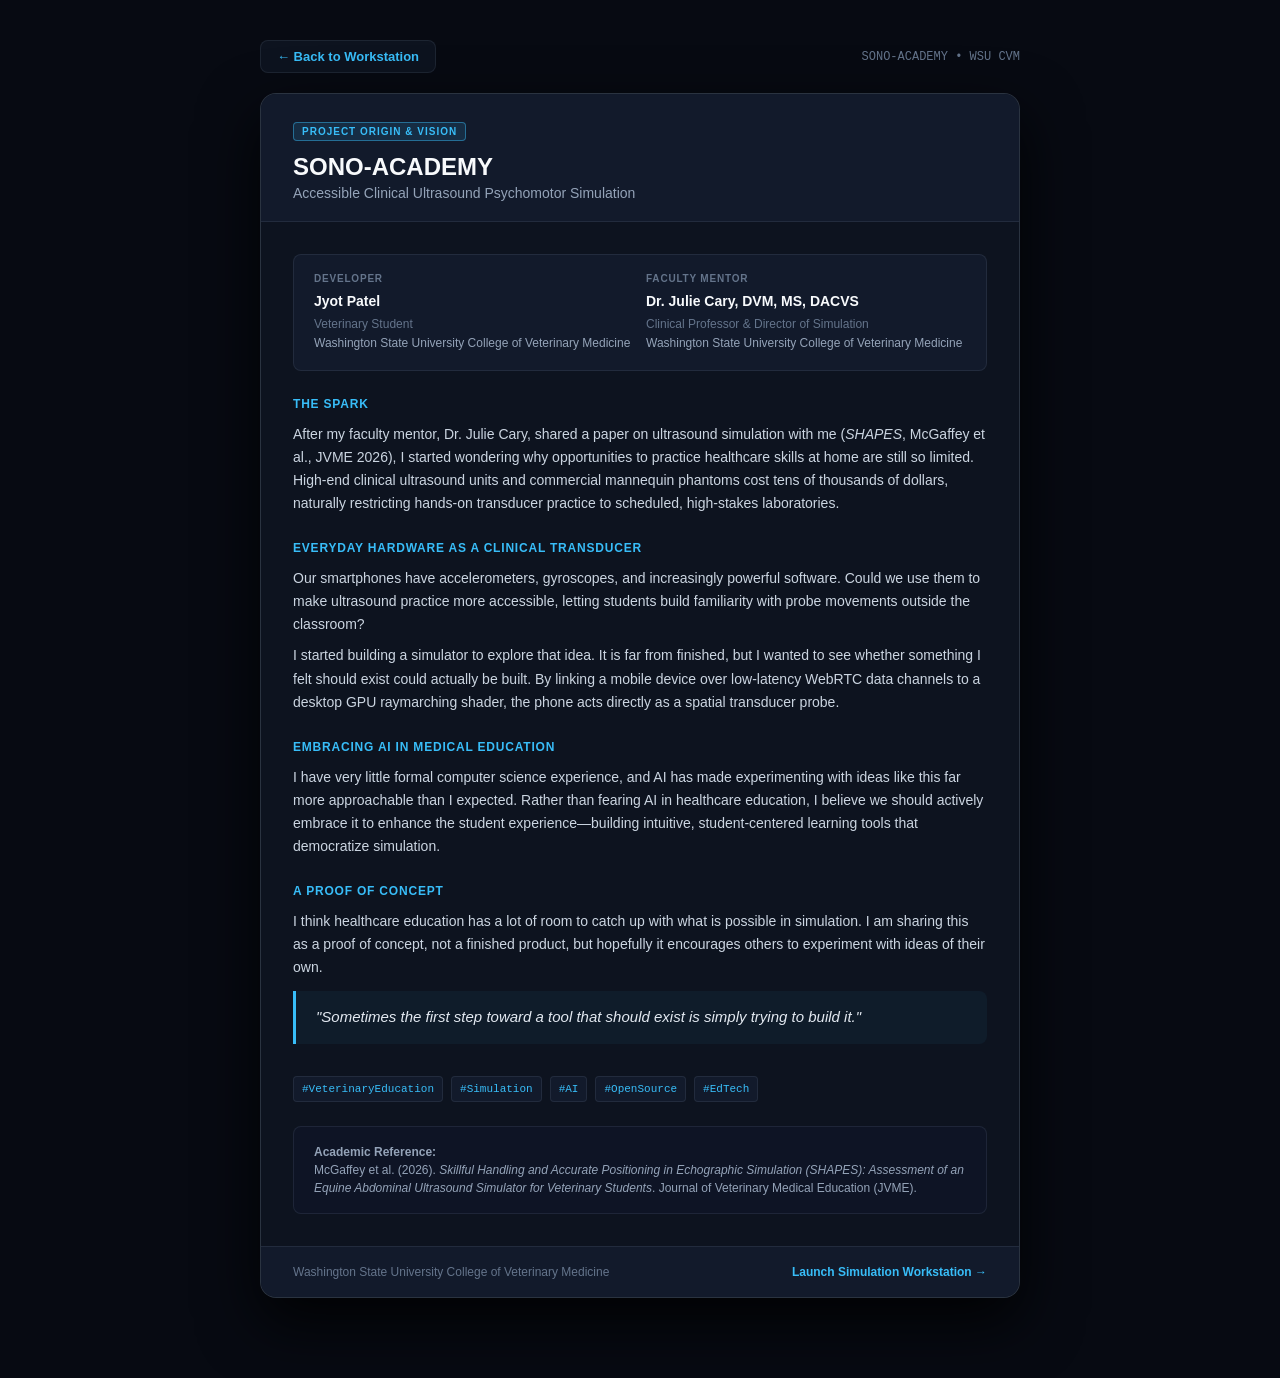
<file: about.html>
<!DOCTYPE html>
<html lang="en">
<head>
    <meta charset="UTF-8">
    <meta name="viewport" content="width=device-width, initial-scale=1.0">
    <title>About SONO-ACADEMY | Accessible Ultrasound Simulation</title>
    <link rel="stylesheet" href="styles.css">
    <style>
        body {
            overflow-y: auto !important;
            height: auto !important;
            min-height: 100vh;
            background-color: var(--bg-canvas);
            color: var(--text-primary);
            padding: 40px 20px 80px;
            display: flex;
            flex-direction: column;
            align-items: center;
        }

        .standalone-card {
            background: var(--bg-panel);
            border: 1px solid var(--border-medium);
            border-radius: 16px;
            width: 100%;
            max-width: 760px;
            box-shadow: 0 24px 60px rgba(0, 0, 0, 0.85);
            overflow: hidden;
        }

        .standalone-nav {
            width: 100%;
            max-width: 760px;
            margin-bottom: 20px;
            display: flex;
            justify-content: space-between;
            align-items: center;
        }

        .btn-back {
            background: var(--bg-panel);
            border: 1px solid var(--border-hairline);
            color: var(--accent-cyan);
            padding: 8px 16px;
            border-radius: 8px;
            font-size: 13px;
            font-weight: 600;
            text-decoration: none;
            display: inline-flex;
            align-items: center;
            gap: 6px;
            transition: all 0.15s ease;
        }

        .btn-back:hover {
            background: var(--bg-surface);
            border-color: var(--accent-cyan);
        }
    </style>
</head>
<body>

    <div class="standalone-nav">
        <a href="index.html" class="btn-back">&larr; Back to Workstation</a>
        <span style="font-size: 12px; color: var(--text-muted); font-family: var(--font-mono);">SONO-ACADEMY &bull; WSU CVM</span>
    </div>

    <main class="standalone-card">
        <div class="about-header" style="padding: 28px 32px 20px;">
            <div class="about-title-group">
                <span class="about-badge">Project Origin &amp; Vision</span>
                <h1 class="about-title" style="font-size: 24px; margin-top: 8px;">SONO-ACADEMY</h1>
                <span class="about-subtitle" style="font-size: 14px;">Accessible Clinical Ultrasound Psychomotor Simulation</span>
            </div>
        </div>

        <div class="about-body" style="padding: 32px; gap: 24px;">
            <div class="about-author-strip" style="padding: 16px 20px;">
                <div>
                    <div class="author-item-label">Developer</div>
                    <div class="author-item-val" style="font-size: 14px;">Jyot Patel</div>
                    <div style="font-size: 12px; color: var(--text-muted); margin-top: 2px;">Veterinary Student</div>
                    <div style="font-size: 12px; color: var(--text-secondary);">Washington State University College of Veterinary Medicine</div>
                </div>
                <div>
                    <div class="author-item-label">Faculty Mentor</div>
                    <div class="author-item-val" style="font-size: 14px;">Dr. Julie Cary, DVM, MS, DACVS</div>
                    <div style="font-size: 12px; color: var(--text-muted); margin-top: 2px;">Clinical Professor &amp; Director of Simulation</div>
                    <div style="font-size: 12px; color: var(--text-secondary);">Washington State University College of Veterinary Medicine</div>
                </div>
            </div>

            <div class="about-section">
                <div class="about-section-heading">The Spark</div>
                <p>
                    After my faculty mentor, Dr. Julie Cary, shared a paper on ultrasound simulation with me (<em>SHAPES</em>, McGaffey et al., JVME 2026), I started wondering why opportunities to practice healthcare skills at home are still so limited. High-end clinical ultrasound units and commercial mannequin phantoms cost tens of thousands of dollars, naturally restricting hands-on transducer practice to scheduled, high-stakes laboratories.
                </p>
            </div>

            <div class="about-section">
                <div class="about-section-heading">Everyday Hardware as a Clinical Transducer</div>
                <p>
                    Our smartphones have accelerometers, gyroscopes, and increasingly powerful software. Could we use them to make ultrasound practice more accessible, letting students build familiarity with probe movements outside the classroom?
                </p>
                <p>
                    I started building a simulator to explore that idea. It is far from finished, but I wanted to see whether something I felt should exist could actually be built. By linking a mobile device over low-latency WebRTC data channels to a desktop GPU raymarching shader, the phone acts directly as a spatial transducer probe.
                </p>
            </div>

            <div class="about-section">
                <div class="about-section-heading">Embracing AI in Medical Education</div>
                <p>
                    I have very little formal computer science experience, and AI has made experimenting with ideas like this far more approachable than I expected. Rather than fearing AI in healthcare education, I believe we should actively embrace it to enhance the student experience—building intuitive, student-centered learning tools that democratize simulation.
                </p>
            </div>

            <div class="about-section">
                <div class="about-section-heading">A Proof of Concept</div>
                <p>
                    I think healthcare education has a lot of room to catch up with what is possible in simulation. I am sharing this as a proof of concept, not a finished product, but hopefully it encourages others to experiment with ideas of their own.
                </p>
                <div class="about-quote" style="font-size: 15px; padding: 14px 20px;">
                    "Sometimes the first step toward a tool that should exist is simply trying to build it."
                </div>
            </div>

            <div class="about-section">
                <div class="about-tags">
                    <span class="about-tag">#VeterinaryEducation</span>
                    <span class="about-tag">#Simulation</span>
                    <span class="about-tag">#AI</span>
                    <span class="about-tag">#OpenSource</span>
                    <span class="about-tag">#EdTech</span>
                </div>
            </div>

            <div class="about-reference" style="padding: 16px 20px;">
                <strong>Academic Reference:</strong><br>
                McGaffey et al. (2026). <em>Skillful Handling and Accurate Positioning in Echographic Simulation (SHAPES): Assessment of an Equine Abdominal Ultrasound Simulator for Veterinary Students</em>. Journal of Veterinary Medical Education (JVME).
            </div>
        </div>

        <div class="about-footer" style="padding: 18px 32px;">
            <span>Washington State University College of Veterinary Medicine</span>
            <a href="index.html" style="color: var(--accent-cyan); text-decoration: none; font-weight: 600;">Launch Simulation Workstation &rarr;</a>
        </div>
    </main>

</body>
</html>
</file>
<file: styles.css>
/* ==========================================================================
   SONO-ACADEMY: Clinical Ultrasound Simulation Workstation
   Professional Medical-Grade Stylesheet
   ========================================================================== */

:root {
    --bg-canvas: #070a12;
    --bg-panel: #0d131f;
    --bg-surface: #121a2b;
    --bg-surface-elevated: #172238;
    --bg-monitor: #000205;
    
    --border-hairline: rgba(148, 163, 184, 0.12);
    --border-medium: rgba(148, 163, 184, 0.22);
    --border-accent: rgba(56, 189, 248, 0.45);
    
    --text-primary: #f8fafc;
    --text-secondary: #94a3b8;
    --text-muted: #64748b;
    --text-highlight: #38bdf8;

    --accent-cyan: #38bdf8;
    --accent-blue: #2563eb;
    --accent-emerald: #10b981;
    --accent-amber: #f59e0b;
    --accent-ruby: #ef4444;
    --accent-purple: #8b5cf6;

    --font-sans: -apple-system, BlinkMacSystemFont, "Inter", "SF Pro Text", "Segoe UI", Roboto, sans-serif;
    --font-mono: "SF Mono", "JetBrains Mono", Menlo, Consolas, monospace;
}

* {
    box-sizing: border-box;
    margin: 0;
    padding: 0;
}

html, body {
    width: 100vw;
    height: 100vh;
    background-color: var(--bg-canvas);
    color: var(--text-primary);
    font-family: var(--font-sans);
    overflow: hidden;
    -webkit-font-smoothing: antialiased;
}

/* ==========================================================================
   WORKSTATION SHELL LAYOUT
   ========================================================================== */
#workstation {
    display: flex;
    flex-direction: column;
    width: 100vw;
    height: 100vh;
}

/* Top Workstation Header Bar */
#top-bar {
    height: 52px;
    background: var(--bg-panel);
    border-bottom: 1px solid var(--border-hairline);
    display: flex;
    align-items: center;
    justify-content: space-between;
    padding: 0 24px;
    z-index: 100;
}

.brand-section {
    display: flex;
    align-items: center;
    gap: 12px;
}

.brand-badge {
    background: linear-gradient(135deg, var(--accent-blue), var(--accent-cyan));
    color: #fff;
    font-size: 11px;
    font-weight: 800;
    letter-spacing: 1px;
    padding: 4px 8px;
    border-radius: 4px;
    text-transform: uppercase;
}

.brand-title {
    font-size: 14px;
    font-weight: 600;
    color: var(--text-primary);
    letter-spacing: -0.2px;
}

.brand-sub {
    font-size: 12px;
    color: var(--text-muted);
    margin-left: 6px;
    padding-left: 8px;
    border-left: 1px solid var(--border-hairline);
}

/* Module Stepper Bar */
#module-nav {
    display: flex;
    align-items: center;
    gap: 6px;
}

.mod-pill {
    background: transparent;
    border: 1px solid transparent;
    color: var(--text-secondary);
    font-size: 12px;
    font-weight: 500;
    padding: 5px 12px;
    border-radius: 6px;
    cursor: pointer;
    transition: all 0.15s ease;
}

.mod-pill:hover {
    color: var(--text-primary);
    background: var(--bg-surface);
}

.mod-pill.active {
    background: var(--bg-surface-elevated);
    border-color: var(--border-accent);
    color: var(--accent-cyan);
    font-weight: 600;
}

.mod-pill.completed {
    color: var(--accent-emerald);
}

.header-status {
    display: flex;
    align-items: center;
    gap: 16px;
}

.status-pill {
    display: flex;
    align-items: center;
    gap: 8px;
    font-size: 12px;
    font-family: var(--font-mono);
    color: var(--text-secondary);
    background: var(--bg-surface);
    border: 1px solid var(--border-hairline);
    padding: 4px 12px;
    border-radius: 20px;
}

.status-dot {
    width: 8px;
    height: 8px;
    border-radius: 50%;
    background: var(--accent-amber);
    box-shadow: 0 0 8px rgba(245, 158, 11, 0.4);
}

.status-dot.connected {
    background: var(--accent-emerald);
    box-shadow: 0 0 8px rgba(16, 185, 129, 0.5);
}

/* Main Split Viewports */
#app-container {
    display: flex;
    flex: 1;
    width: 100vw;
    height: calc(100vh - 52px);
    overflow: hidden;
}

/* ==========================================================================
   LEFT PANEL: EDUCATIONAL SYLLABUS & LESSON MANUAL
   ========================================================================== */
#education-panel {
    width: 38%;
    min-width: 440px;
    max-width: 580px;
    background-color: var(--bg-panel);
    border-right: 1px solid var(--border-hairline);
    display: flex;
    flex-direction: column;
    z-index: 20;
    box-shadow: 4px 0 24px rgba(0, 0, 0, 0.4);
}

.edu-header {
    padding: 24px 28px 16px 28px;
    border-bottom: 1px solid var(--border-hairline);
    background: linear-gradient(180deg, var(--bg-surface) 0%, var(--bg-panel) 100%);
}

#hud-progress {
    color: var(--accent-cyan);
    font-size: 11px;
    font-family: var(--font-mono);
    font-weight: 700;
    letter-spacing: 1.5px;
    text-transform: uppercase;
    margin-bottom: 6px;
    display: flex;
    align-items: center;
    gap: 8px;
}

#hud-title {
    color: var(--text-primary);
    font-size: 20px;
    font-weight: 700;
    letter-spacing: -0.3px;
    line-height: 1.3;
}

.edu-body {
    padding: 24px 28px;
    flex-grow: 1;
    overflow-y: auto;
    display: flex;
    flex-direction: column;
    gap: 16px;
}

#hud-instructions {
    color: var(--text-primary);
    font-size: 17px;
    font-weight: 600;
    line-height: 1.4;
    display: flex;
    align-items: center;
    gap: 8px;
}

/* Educational Structured Cards */
.edu-card {
    background: var(--bg-surface);
    border: 1px solid var(--border-hairline);
    border-radius: 8px;
    padding: 16px 18px;
}

.edu-card-label {
    font-size: 11px;
    font-weight: 700;
    letter-spacing: 0.8px;
    text-transform: uppercase;
    color: var(--text-muted);
    margin-bottom: 8px;
    display: flex;
    align-items: center;
    gap: 6px;
}

.clinical-text {
    color: var(--text-secondary);
    font-size: 14px;
    line-height: 1.65;
}

.clinical-text b, .clinical-text strong {
    color: var(--text-primary);
}

.formula-callout {
    background: rgba(30, 41, 59, 0.7);
    border-left: 3px solid var(--accent-cyan);
    border-radius: 0 6px 6px 0;
    padding: 10px 14px;
    margin: 8px 0;
    font-family: var(--font-mono);
    font-size: 13px;
    color: #bae6fd;
}

.action-card {
    background: rgba(37, 99, 235, 0.08);
    border: 1px solid rgba(56, 189, 248, 0.25);
    border-radius: 8px;
    padding: 14px 18px;
    color: var(--text-primary);
    font-size: 14px;
    line-height: 1.5;
}

.action-card-header {
    font-size: 12px;
    font-weight: 700;
    color: var(--accent-cyan);
    letter-spacing: 0.5px;
    margin-bottom: 6px;
    display: flex;
    align-items: center;
    gap: 6px;
}

/* SHAPES Clear vs Opaque Toggle Switch */
.phantom-toggle-bar {
    display: flex;
    align-items: center;
    background: var(--bg-surface-elevated);
    border: 1px solid var(--border-hairline);
    border-radius: 8px;
    padding: 3px;
    margin-bottom: 4px;
}

.toggle-btn {
    flex: 1;
    background: transparent;
    border: none;
    color: var(--text-secondary);
    padding: 7px 12px;
    border-radius: 6px;
    font-size: 12px;
    font-weight: 600;
    cursor: pointer;
    transition: all 0.2s ease;
    display: flex;
    align-items: center;
    justify-content: center;
    gap: 6px;
}

.toggle-btn.active {
    background: var(--accent-blue);
    color: #ffffff;
    box-shadow: 0 2px 8px rgba(37, 99, 235, 0.4);
}

/* Immediate Formative Feedback Banner */
.feedback-banner {
    padding: 14px 16px;
    border-radius: 8px;
    font-size: 13px;
    line-height: 1.5;
    display: none;
    animation: slideDown 0.25s cubic-bezier(0.16, 1, 0.3, 1);
}

.feedback-success {
    background: rgba(16, 185, 129, 0.12);
    border: 1px solid rgba(16, 185, 129, 0.35);
    color: #a7f3d0;
}

.feedback-success b {
    color: #34d399;
}

.feedback-hint {
    background: rgba(245, 158, 11, 0.12);
    border: 1px solid rgba(245, 158, 11, 0.35);
    color: #fde68a;
}

.feedback-hint b {
    color: #fbbf24;
}

/* Footer Navigation Controls */
.edu-footer {
    padding: 16px 28px;
    background: var(--bg-surface);
    border-top: 1px solid var(--border-hairline);
    display: flex;
    align-items: center;
    justify-content: space-between;
}

.nav-btn {
    background: var(--bg-surface-elevated);
    color: var(--text-primary);
    border: 1px solid var(--border-medium);
    padding: 9px 18px;
    border-radius: 6px;
    cursor: pointer;
    font-size: 13px;
    font-weight: 600;
    display: inline-flex;
    align-items: center;
    gap: 6px;
    transition: all 0.15s ease;
}

.nav-btn:hover:not(:disabled) {
    background: rgba(148, 163, 184, 0.15);
    border-color: var(--text-secondary);
}

.nav-btn.primary {
    background: var(--accent-blue);
    border-color: var(--accent-blue);
    color: #ffffff;
}

.nav-btn.primary:hover {
    background: #1d4ed8;
}

.nav-btn:disabled {
    opacity: 0.35;
    cursor: not-allowed;
}

/* ==========================================================================
   RIGHT PANEL: SIMULATION DECK (3D + MONITOR + CONSOLE)
   ========================================================================== */
#simulation-panel {
    flex: 1;
    display: flex;
    flex-direction: column;
    background: var(--bg-canvas);
    overflow: hidden;
    position: relative;
}

.sim-viewport {
    flex: 1;
    position: relative;
    border-bottom: 1px solid var(--border-hairline);
    overflow: hidden;
}

#canvas-container-3d, #canvas-container-us {
    width: 100%;
    height: 100%;
    position: absolute;
    top: 0;
    left: 0;
}

#canvas-container-us canvas {
    width: 100% !important;
    height: 100% !important;
}

/* Viewport HUD Metadata Overlays */
.hud-text {
    position: absolute;
    z-index: 15;
    font-size: 11px;
    font-family: var(--font-mono);
    color: var(--text-secondary);
    background: rgba(13, 19, 31, 0.78);
    backdrop-filter: blur(8px);
    padding: 8px 12px;
    border-radius: 6px;
    border: 1px solid var(--border-hairline);
    pointer-events: none;
    line-height: 1.45;
}

.top-left { top: 14px; left: 16px; }
.top-right { top: 14px; right: 16px; text-align: right; }
.hud-text h3 {
    color: var(--accent-cyan);
    font-size: 12px;
    font-family: var(--font-sans);
    font-weight: 700;
    letter-spacing: 0.5px;
    margin-bottom: 3px;
}

/* 2D Ultrasound Sonographic Monitor */
#us-monitor {
    background-color: var(--bg-monitor);
    border-bottom: none;
}

/* Orientation Notch Marker */
.screen-marker {
    position: absolute;
    top: 14px;
    left: 115px;
    width: 10px;
    height: 10px;
    background-color: var(--accent-cyan);
    border-radius: 50%;
    z-index: 20;
    box-shadow: 0 0 8px rgba(56, 189, 248, 0.6);
}

/* Sonographic Depth Ruler on Right Border */
.depth-ruler {
    position: absolute;
    right: 12px;
    top: 50px;
    bottom: 50px;
    width: 28px;
    display: flex;
    flex-direction: column;
    justify-content: space-between;
    align-items: flex-end;
    font-family: var(--font-mono);
    font-size: 10px;
    color: rgba(148, 163, 184, 0.65);
    z-index: 15;
    pointer-events: none;
    border-right: 1px solid rgba(148, 163, 184, 0.3);
    padding-right: 5px;
}

.depth-tick {
    position: relative;
    line-height: 1;
}

.depth-tick::after {
    content: '-';
    position: absolute;
    right: -7px;
    top: 0;
    color: rgba(148, 163, 184, 0.4);
}

/* Focal Zone Marker */
.focal-caret {
    position: absolute;
    right: 3px;
    top: 55%;
    color: var(--accent-cyan);
    font-size: 11px;
    z-index: 15;
    pointer-events: none;
}

/* Live Visuospatial Axis Orientation Badge */
#axis-indicator {
    position: absolute;
    bottom: 16px;
    left: 16px;
    z-index: 25;
    background: rgba(13, 19, 31, 0.85);
    backdrop-filter: blur(8px);
    border: 1px solid var(--border-hairline);
    border-radius: 6px;
    padding: 6px 12px;
    display: flex;
    align-items: center;
    gap: 8px;
    font-family: var(--font-mono);
    font-size: 11px;
    letter-spacing: 0.5px;
}

.axis-badge {
    padding: 2px 7px;
    border-radius: 4px;
    font-weight: 700;
    font-size: 11px;
}

.badge-short {
    background: rgba(37, 99, 235, 0.25);
    border: 1px solid var(--accent-blue);
    color: #93c5fd;
}

.badge-long {
    background: rgba(16, 185, 129, 0.25);
    border: 1px solid var(--accent-emerald);
    color: #6ee7b7;
}

.badge-oblique {
    background: rgba(245, 158, 11, 0.25);
    border: 1px solid var(--accent-amber);
    color: #fde68a;
}

/* Desktop Probe Simulation Controller */
.desktop-tester {
    position: absolute;
    bottom: 16px;
    right: 16px;
    z-index: 20;
    background: rgba(13, 19, 31, 0.85);
    backdrop-filter: blur(8px);
    border: 1px solid var(--border-hairline);
    border-radius: 8px;
    padding: 10px 14px;
    font-size: 11px;
    color: var(--text-secondary);
}

.desktop-tester-header {
    display: flex;
    align-items: center;
    justify-content: space-between;
    font-weight: 600;
    color: var(--accent-cyan);
    margin-bottom: 6px;
}

.desktop-tester label {
    display: flex;
    align-items: center;
    justify-content: space-between;
    gap: 8px;
    margin: 4px 0;
}

.desktop-tester input[type=range] {
    width: 100px;
    accent-color: var(--accent-cyan);
    cursor: pointer;
}

/* Clinical Knobology Console */
#clinical-console {
    background: var(--bg-surface);
    border-top: 1px solid var(--border-hairline);
    padding: 12px 24px;
    display: flex;
    align-items: center;
    justify-content: center;
    gap: 32px;
    min-height: 64px;
}

.console-group {
    display: flex;
    flex-direction: column;
    align-items: center;
    font-size: 11px;
    font-weight: 700;
    letter-spacing: 0.8px;
    color: var(--text-secondary);
}

.console-group input[type="range"] {
    margin-top: 6px;
    width: 200px;
    accent-color: var(--accent-cyan);
    cursor: pointer;
}

/* ==========================================================================
   LANDING & CALIBRATION OVERLAYS
   ========================================================================== */
.modal-overlay {
    position: fixed;
    top: 0;
    left: 0;
    width: 100vw;
    height: 100vh;
    background: rgba(4, 7, 13, 0.85);
    backdrop-filter: blur(12px);
    z-index: 1000;
    display: flex;
    align-items: center;
    justify-content: center;
}

.landing-card {
    display: flex;
    flex-direction: row;
    background: var(--bg-panel);
    border: 1px solid var(--border-medium);
    border-radius: 12px;
    box-shadow: 0 20px 60px rgba(0, 0, 0, 0.7);
    overflow: hidden;
    max-width: 840px;
    width: 90%;
}

.landing-left {
    padding: 40px;
    display: flex;
    flex-direction: column;
    justify-content: center;
    flex: 1;
}

.landing-left h1 {
    font-size: 26px;
    font-weight: 800;
    letter-spacing: -0.4px;
    color: var(--text-primary);
    margin-bottom: 6px;
}

.landing-left h4 {
    font-size: 13px;
    font-weight: 500;
    color: var(--accent-cyan);
    margin-bottom: 18px;
}

.landing-left p {
    color: var(--text-secondary);
    font-size: 14px;
    line-height: 1.6;
    margin-bottom: 28px;
}

.landing-btn-group {
    display: flex;
    gap: 12px;
}

.btn-primary {
    background: var(--accent-blue);
    color: #fff;
    font-size: 14px;
    font-weight: 600;
    padding: 12px 22px;
    border-radius: 6px;
    border: none;
    cursor: pointer;
    transition: all 0.15s ease;
}

.btn-primary:hover {
    background: #1d4ed8;
    transform: translateY(-1px);
}

.btn-secondary {
    background: var(--bg-surface-elevated);
    color: var(--text-primary);
    font-size: 14px;
    font-weight: 600;
    padding: 12px 22px;
    border-radius: 6px;
    border: 1px solid var(--border-medium);
    cursor: pointer;
    transition: all 0.15s ease;
}

.btn-secondary:hover {
    background: rgba(148, 163, 184, 0.15);
}

.landing-right {
    padding: 40px;
    background: var(--bg-surface);
    border-left: 1px solid var(--border-hairline);
    display: flex;
    flex-direction: column;
    align-items: center;
    justify-content: center;
    min-width: 260px;
}

.qr-caption {
    font-size: 11px;
    font-weight: 700;
    letter-spacing: 1px;
    color: var(--text-muted);
    text-transform: uppercase;
    margin-bottom: 14px;
    text-align: center;
}

.qr-box {
    background: #ffffff;
    padding: 10px;
    border-radius: 8px;
    box-shadow: 0 4px 16px rgba(0, 0, 0, 0.3);
}

/* Equipment Safety Callout */
.safety-callout {
    background: rgba(239, 68, 68, 0.08);
    border: 1px solid rgba(239, 68, 68, 0.25);
    border-radius: 8px;
    padding: 12px 16px;
    margin-top: 16px;
    text-align: left;
    font-size: 12px;
    color: #fca5a5;
    display: flex;
    align-items: flex-start;
    gap: 10px;
    line-height: 1.5;
}

/* ==========================================================================
   TRANSDUCER CODE INSPECTOR & LIVE TELEMETRY
   ========================================================================== */
.panel-tab-bar {
    display: flex;
    background: var(--bg-panel);
    border-bottom: 1px solid var(--border-hairline);
    padding: 0 16px;
    gap: 8px;
}

.panel-tab {
    padding: 10px 16px;
    font-size: 12px;
    font-weight: 600;
    color: var(--text-secondary);
    background: transparent;
    border: none;
    border-bottom: 2px solid transparent;
    cursor: pointer;
    transition: all 0.15s ease;
}

.panel-tab:hover {
    color: var(--text-primary);
}

.panel-tab.active {
    color: var(--accent-cyan);
    border-bottom-color: var(--accent-cyan);
    background: rgba(56, 189, 248, 0.05);
}

.code-inspector-panel {
    display: none;
    flex-direction: column;
    gap: 14px;
}

.code-window {
    background: #040711;
    border: 1px solid var(--border-hairline);
    border-radius: 8px;
    overflow: hidden;
}

.code-window-header {
    background: var(--bg-surface);
    border-bottom: 1px solid var(--border-hairline);
    padding: 8px 14px;
    font-size: 11px;
    font-family: var(--font-mono);
    color: var(--text-muted);
    display: flex;
    justify-content: space-between;
    align-items: center;
}

.code-pre {
    padding: 14px;
    font-family: var(--font-mono);
    font-size: 11px;
    line-height: 1.65;
    color: #94a3b8;
    overflow-x: auto;
    margin: 0;
}

.kw { color: #f43f5e; font-weight: 600; }
.fn { color: #38bdf8; font-weight: 600; }
.vname { color: #a78bfa; }
.str { color: #34d399; }
.num { color: #fbbf24; }
.cmt { color: #475569; font-style: italic; }

.live-val {
    display: inline-block;
    background: rgba(56, 189, 248, 0.12);
    border: 1px solid rgba(56, 189, 248, 0.35);
    color: #38bdf8;
    padding: 0 5px;
    border-radius: 3px;
    font-family: var(--font-mono);
    font-weight: 700;
}

.telemetry-deck {
    display: grid;
    grid-template-columns: repeat(3, 1fr);
    gap: 8px;
    margin-bottom: 6px;
}

.telemetry-card {
    background: var(--bg-surface);
    border: 1px solid var(--border-hairline);
    border-radius: 6px;
    padding: 8px 12px;
    display: flex;
    flex-direction: column;
    gap: 3px;
}

.telemetry-title {
    font-size: 10px;
    font-family: var(--font-mono);
    color: var(--text-muted);
    text-transform: uppercase;
    letter-spacing: 0.5px;
}

.telemetry-data {
    font-size: 13px;
    font-weight: 700;
    color: var(--accent-cyan);
    font-family: var(--font-mono);
}

/* Transducer Pairing Dropdown */
.transducer-dropdown {
    position: absolute;
    top: 56px;
    right: 24px;
    background: var(--bg-panel);
    border: 1px solid var(--border-medium);
    border-radius: 12px;
    padding: 20px;
    width: 300px;
    z-index: 500;
    box-shadow: 0 16px 40px rgba(0, 0, 0, 0.7);
    display: none;
}

.transducer-dropdown.show {
    display: block;
    animation: slideDown 0.2s ease-out;
}

.btn-pair-toggle {
    background: var(--bg-surface);
    color: var(--accent-cyan);
    border: 1px solid var(--border-hairline);
    padding: 5px 12px;
    border-radius: 6px;
    font-size: 12px;
    font-weight: 600;
    cursor: pointer;
    display: flex;
    align-items: center;
    gap: 6px;
    transition: all 0.15s ease;
}

.btn-pair-toggle:hover {
    background: var(--bg-surface-elevated);
    border-color: var(--accent-cyan);
}

.btn-about {
    background: transparent;
    color: var(--text-secondary);
    border: 1px solid var(--border-hairline);
    padding: 5px 12px;
    border-radius: 6px;
    font-size: 12px;
    font-weight: 500;
    cursor: pointer;
    display: flex;
    align-items: center;
    gap: 6px;
    transition: all 0.15s ease;
}

.btn-about:hover {
    color: var(--text-primary);
    background: var(--bg-surface);
    border-color: var(--text-secondary);
}

/* Animations */
@keyframes slideDown {
    from { opacity: 0; transform: translateY(-6px); }
    to { opacity: 1; transform: translateY(0); }
}

@keyframes fadeIn {
    from { opacity: 0; }
    to { opacity: 1; }
}

/* ==========================================================================
   ABOUT MODAL OVERLAY
   ========================================================================== */
#about-modal {
    display: none;
    position: fixed;
    inset: 0;
    background: rgba(7, 10, 18, 0.85);
    backdrop-filter: blur(12px);
    -webkit-backdrop-filter: blur(12px);
    z-index: 2000;
    align-items: center;
    justify-content: center;
    padding: 24px;
}

#about-modal.show {
    display: flex;
    animation: fadeIn 0.2s ease-out;
}

.about-modal-card {
    background: var(--bg-panel);
    border: 1px solid var(--border-medium);
    border-radius: 14px;
    width: 100%;
    max-width: 680px;
    max-height: 88vh;
    display: flex;
    flex-direction: column;
    box-shadow: 0 24px 60px rgba(0, 0, 0, 0.85);
    overflow: hidden;
}

.about-header {
    padding: 20px 24px 16px;
    border-bottom: 1px solid var(--border-hairline);
    display: flex;
    justify-content: space-between;
    align-items: flex-start;
    background: var(--bg-surface);
}

.about-title-group {
    display: flex;
    flex-direction: column;
    gap: 4px;
}

.about-badge {
    align-self: flex-start;
    background: rgba(56, 189, 248, 0.12);
    border: 1px solid var(--border-accent);
    color: var(--accent-cyan);
    font-size: 10px;
    font-weight: 700;
    letter-spacing: 1px;
    text-transform: uppercase;
    padding: 3px 8px;
    border-radius: 4px;
}

.about-title {
    font-size: 18px;
    font-weight: 700;
    color: var(--text-primary);
    margin: 4px 0 0;
}

.about-subtitle {
    font-size: 12px;
    color: var(--text-secondary);
}

.about-close-btn {
    background: none;
    border: 1px solid var(--border-hairline);
    color: var(--text-muted);
    font-size: 18px;
    line-height: 1;
    width: 28px;
    height: 28px;
    border-radius: 6px;
    cursor: pointer;
    display: flex;
    align-items: center;
    justify-content: center;
    transition: all 0.15s ease;
}

.about-close-btn:hover {
    color: var(--text-primary);
    border-color: var(--text-secondary);
    background: var(--bg-surface-elevated);
}

.about-body {
    padding: 24px;
    overflow-y: auto;
    display: flex;
    flex-direction: column;
    gap: 18px;
    font-size: 14px;
    line-height: 1.65;
    color: #cbd5e1;
}

.about-author-strip {
    background: var(--bg-surface);
    border: 1px solid var(--border-hairline);
    border-radius: 8px;
    padding: 12px 16px;
    display: grid;
    grid-template-columns: 1fr 1fr;
    gap: 12px;
    font-size: 12px;
}

.author-item-label {
    color: var(--text-muted);
    font-size: 10px;
    text-transform: uppercase;
    letter-spacing: 0.8px;
    font-weight: 700;
    margin-bottom: 2px;
}

.author-item-val {
    color: var(--text-primary);
    font-weight: 600;
}

.about-section {
    display: flex;
    flex-direction: column;
    gap: 8px;
}

.about-section-heading {
    font-size: 12px;
    font-weight: 700;
    text-transform: uppercase;
    letter-spacing: 0.8px;
    color: var(--accent-cyan);
}

.about-quote {
    border-left: 3px solid var(--accent-cyan);
    padding: 10px 16px;
    margin: 4px 0;
    background: rgba(56, 189, 248, 0.05);
    border-radius: 0 8px 8px 0;
    font-style: italic;
    color: #e2e8f0;
}

.about-tags {
    display: flex;
    flex-wrap: wrap;
    gap: 8px;
    margin-top: 4px;
}

.about-tag {
    background: var(--bg-surface);
    border: 1px solid var(--border-hairline);
    color: var(--accent-cyan);
    font-size: 11px;
    font-family: var(--font-mono);
    padding: 3px 8px;
    border-radius: 4px;
}

.about-reference {
    background: rgba(15, 23, 42, 0.6);
    border: 1px solid var(--border-hairline);
    border-radius: 8px;
    padding: 12px 16px;
    font-size: 12px;
    color: var(--text-secondary);
    line-height: 1.5;
}

.about-footer {
    padding: 14px 24px;
    border-top: 1px solid var(--border-hairline);
    background: var(--bg-surface);
    display: flex;
    justify-content: space-between;
    align-items: center;
    font-size: 12px;
    color: var(--text-muted);
}

/* ==========================================================================
   MOBILE REDIRECT SCREEN
   ========================================================================== */
#mobile-redirect {
    display: none;
    position: fixed;
    inset: 0;
    background: var(--bg-canvas);
    align-items: center;
    justify-content: center;
    padding: 24px;
    z-index: 9999;
}

.mobile-redirect-card {
    background: var(--bg-panel);
    border: 1px solid var(--border-medium);
    border-radius: 16px;
    padding: 40px 32px;
    max-width: 420px;
    width: 100%;
    text-align: center;
}

.mobile-redirect-logo {
    font-size: 13px;
    font-weight: 800;
    letter-spacing: 3px;
    color: var(--accent-cyan);
    margin-bottom: 20px;
}

.mobile-redirect-headline {
    font-size: 22px;
    font-weight: 700;
    color: var(--text-primary);
    margin-bottom: 14px;
    line-height: 1.3;
}

.mobile-redirect-body {
    font-size: 14px;
    color: var(--text-secondary);
    line-height: 1.6;
    margin-bottom: 28px;
}

.mobile-redirect-steps {
    display: flex;
    flex-direction: column;
    gap: 14px;
    text-align: left;
}

.mobile-step {
    display: flex;
    align-items: flex-start;
    gap: 12px;
    font-size: 14px;
    color: var(--text-secondary);
    line-height: 1.5;
}

.mobile-step strong {
    color: var(--text-primary);
}

.mobile-step-num {
    flex-shrink: 0;
    width: 24px;
    height: 24px;
    border-radius: 50%;
    background: var(--accent-blue);
    color: #fff;
    font-size: 12px;
    font-weight: 700;
    display: flex;
    align-items: center;
    justify-content: center;
    margin-top: 1px;
}

/* ==========================================================================
   PROMINENT PIN STATION IN HEADER
   ========================================================================== */
.pin-station {
    display: flex;
    flex-direction: column;
    align-items: center;
    background: var(--bg-surface);
    border: 1px solid var(--border-accent);
    border-radius: 8px;
    padding: 4px 16px 6px;
    gap: 0;
}

.pin-label {
    font-size: 9px;
    font-weight: 700;
    letter-spacing: 1.5px;
    color: var(--text-muted);
    text-transform: uppercase;
}

.pin-value {
    font-family: var(--font-mono);
    font-size: 22px;
    font-weight: 800;
    letter-spacing: 6px;
    color: var(--accent-cyan);
    text-shadow: 0 0 12px rgba(56, 189, 248, 0.5);
}

/* ==========================================================================
   KaTeX formula callout override (ensure block display)
   ========================================================================== */
.formula-callout .katex-display {
    margin: 0;
}

.formula-callout {
    font-family: inherit;
    overflow-x: auto;
}

/* Responsive Overrides */
@media (max-width: 900px) {
    #app-container {
        flex-direction: column-reverse;
    }
    #education-panel {
        width: 100%;
        max-width: 100%;
        height: 50vh;
    }
    #simulation-panel {
        height: 50vh;
    }
    .landing-card {
        flex-direction: column;
    }
    .landing-right {
        border-left: none;
        border-top: 1px solid var(--border-hairline);
    }
}
</file>
